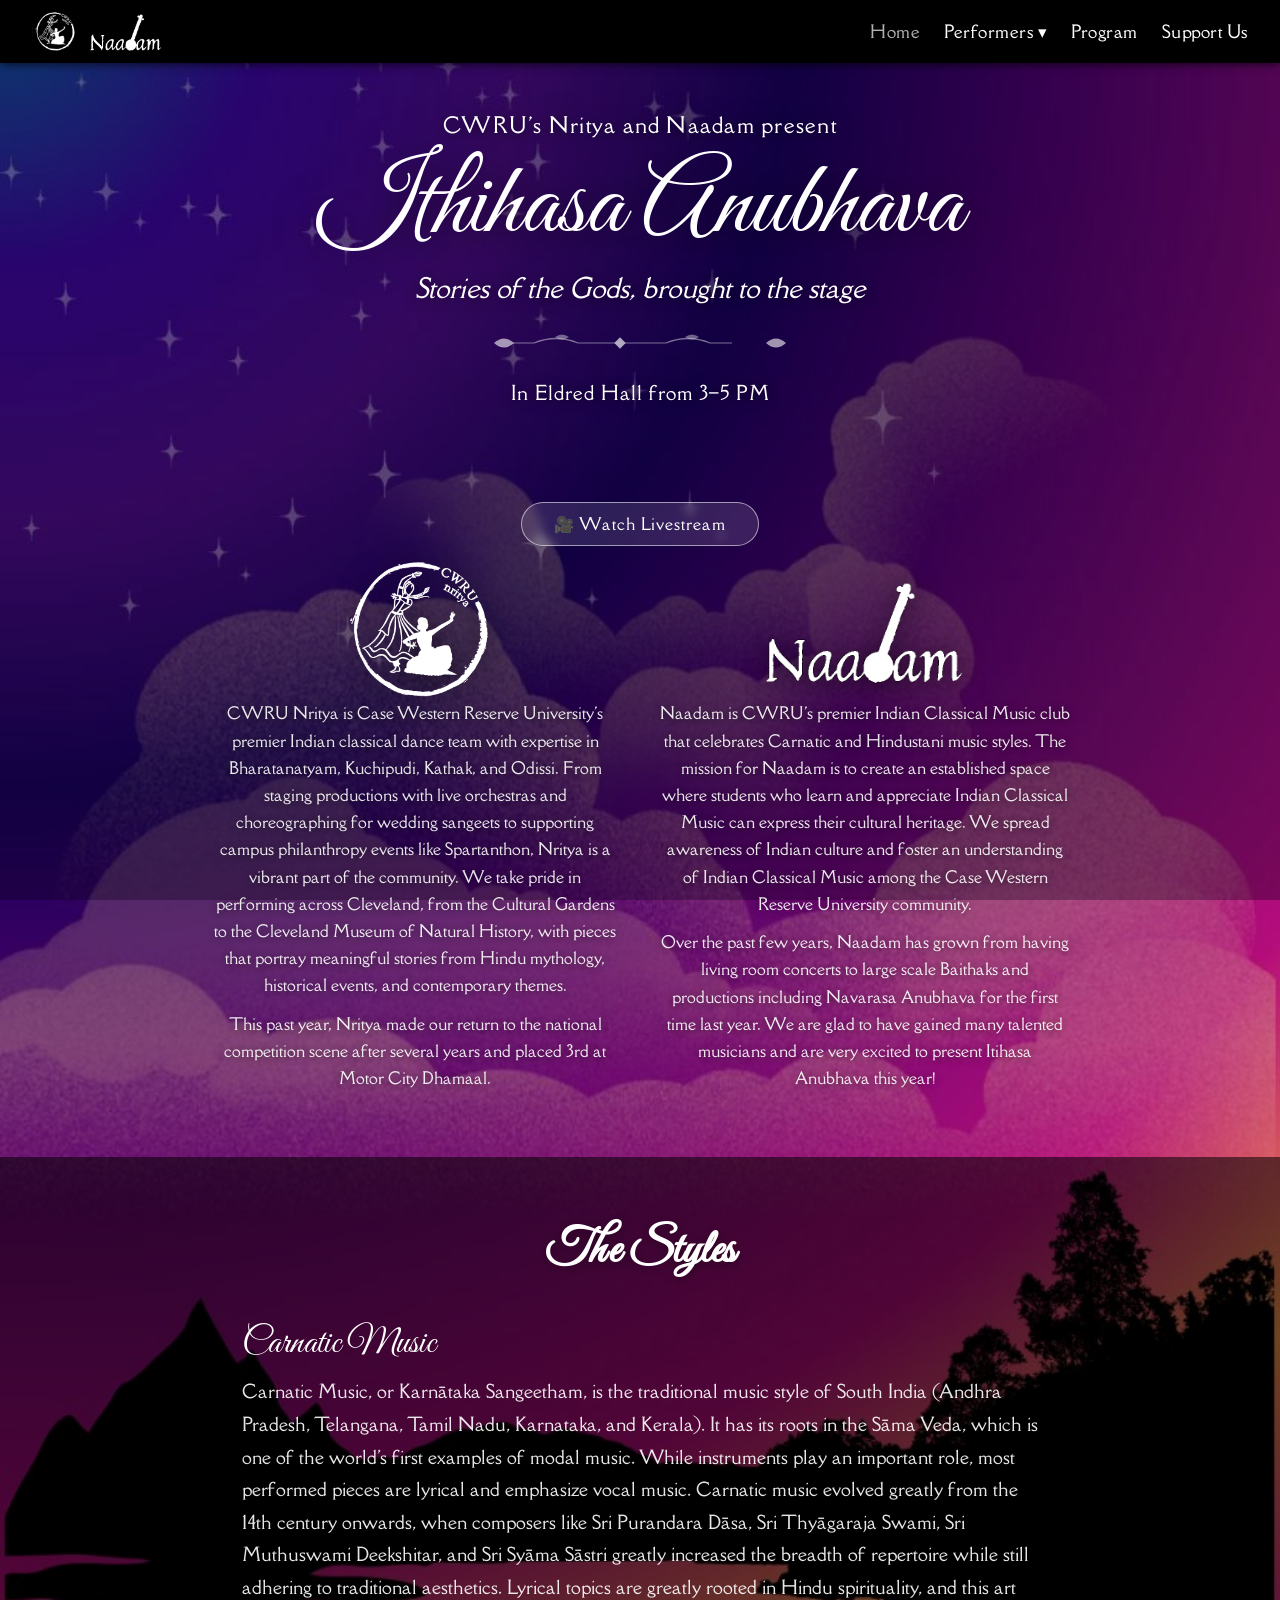
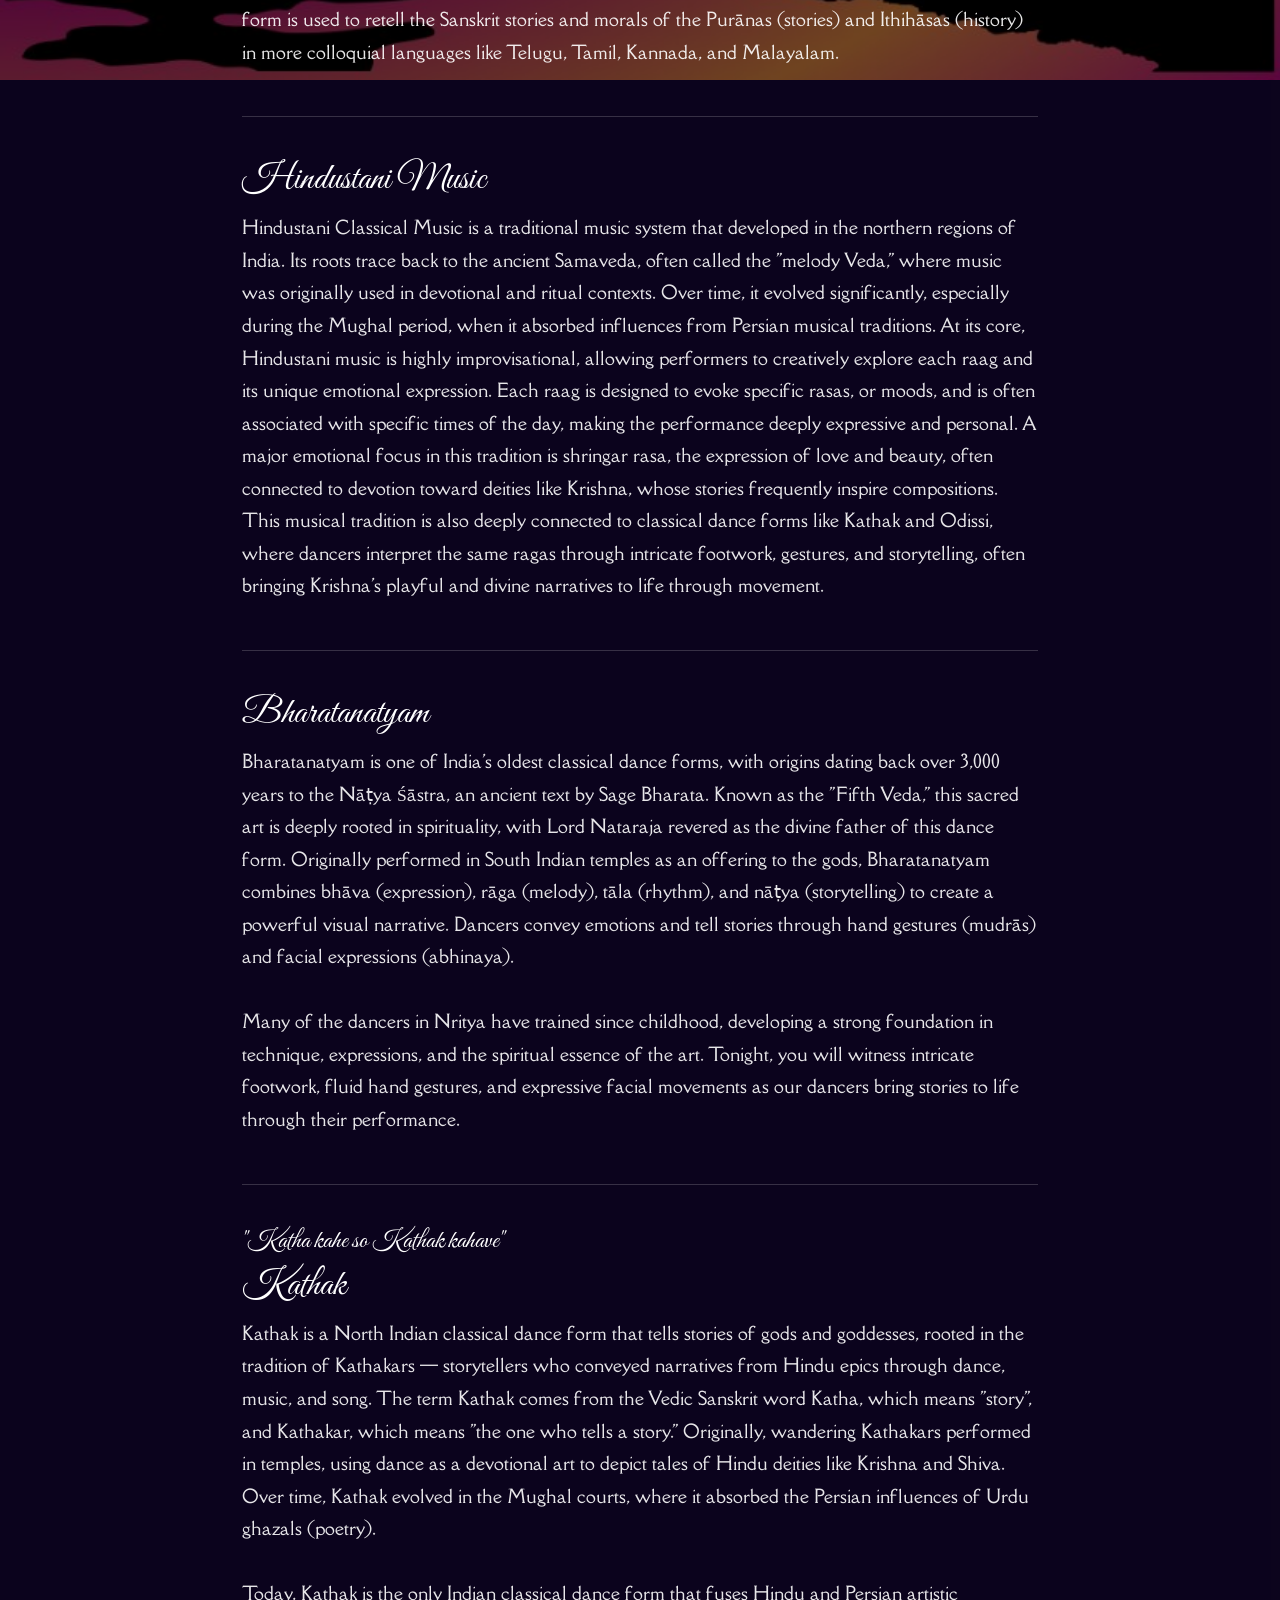
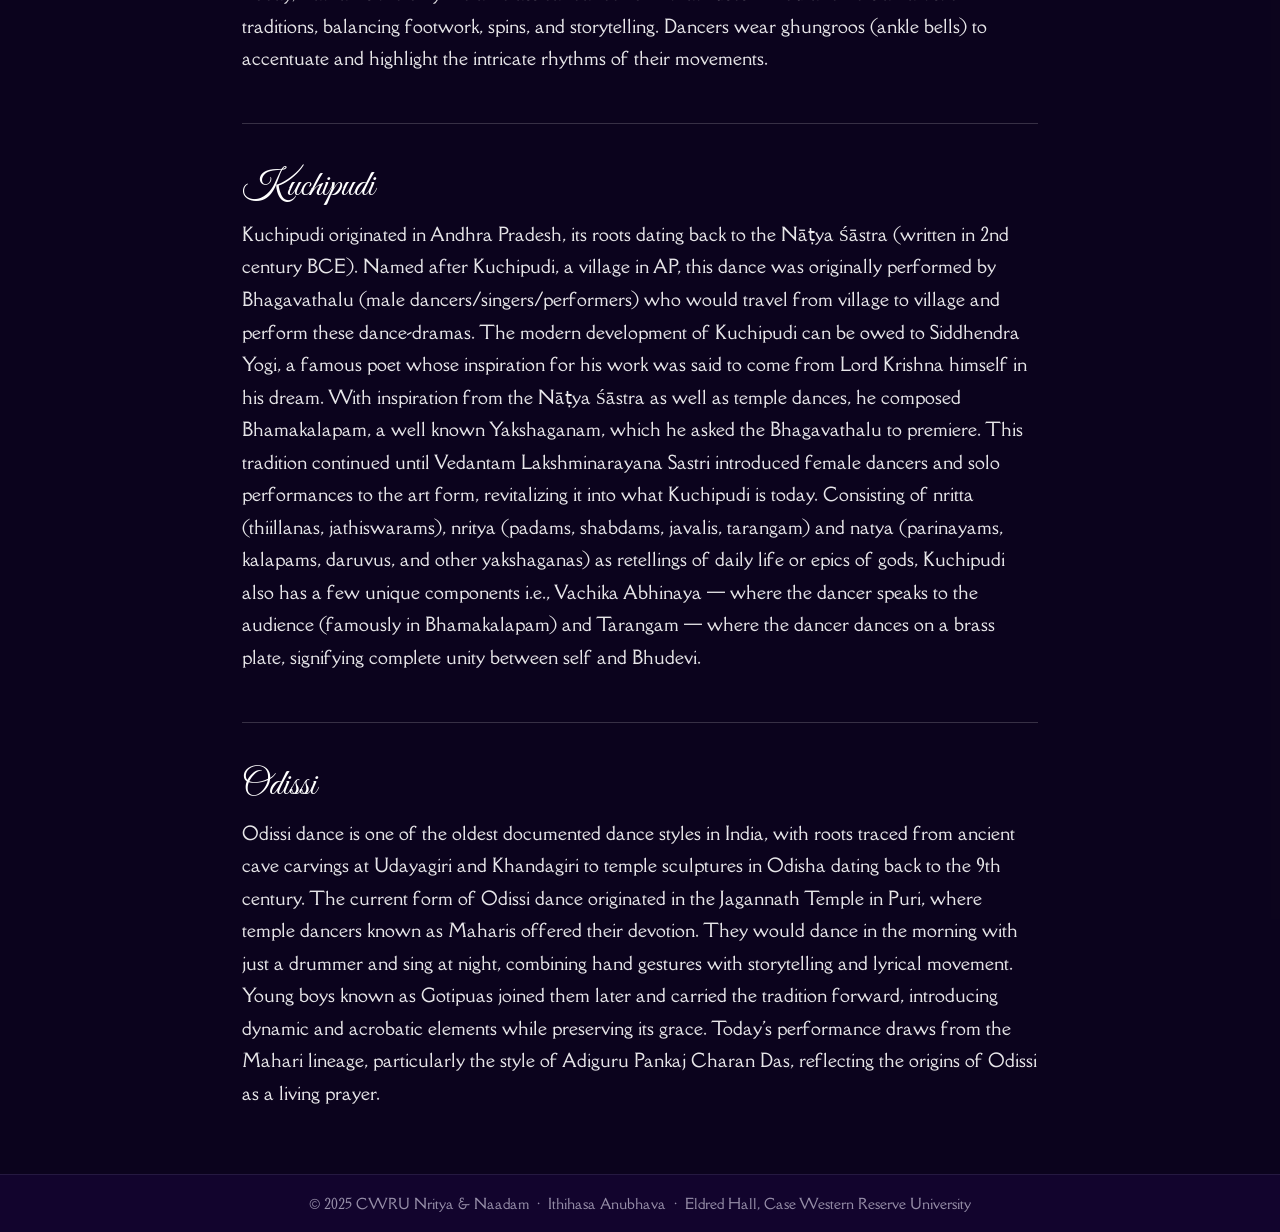
<file: index.html>
<!DOCTYPE html>
<html lang="en">
<head>
  <meta charset="UTF-8"/>
  <meta name="viewport" content="width=device-width, initial-scale=1.0"/>
  <title>Ithihasa Anubhava — CWRU Nritya &amp; Naadam</title>
  <link rel="preconnect" href="https://fonts.googleapis.com"/>
  <link rel="preconnect" href="https://fonts.gstatic.com" crossorigin/>
  <link href="https://fonts.googleapis.com/css2?family=Great+Vibes&family=Della+Respira&family=Crimson+Text:ital,wght@0,400;1,400&display=swap" rel="stylesheet"/>
  <style>
    *, *::before, *::after { box-sizing: border-box; margin: 0; padding: 0; }
    html, body { height: 100%; }
    body {
      font-family: 'Della Respira', 'Crimson Text', Georgia, serif;
      background-image: url('bg.png');
      background-size: cover; background-position: center top;
      background-repeat: no-repeat; background-attachment: fixed;
      background-color: #1a0840; min-height: 100vh; color: #fff;
    }
    body::before {
      content: ''; position: fixed; inset: 0;
      background: rgba(8, 2, 22, 0.32); pointer-events: none; z-index: 0;
    }
    nav, .page-wrap, .info-sections, footer { position: relative; z-index: 1; }

    /* NAV */
    nav {
      background: #000; display: flex; align-items: center;
      justify-content: space-between; padding: 0.6rem 2rem;
      position: sticky; top: 0; z-index: 100;
      box-shadow: 0 2px 8px rgba(0,0,0,0.6);
    }
    .nav-logos { display: flex; align-items: center; gap: 0.75rem; }
    .nav-logos img { height: 44px; width: auto; }
    .nav-links { display: flex; gap: 1.5rem; list-style: none; }
    .nav-links a { color: #fff; text-decoration: none; font-family: 'Della Respira', serif; font-size: 1.05rem; letter-spacing: 0.03em; transition: opacity 0.2s; }
    .nav-links a:hover, .nav-links a.active { opacity: 0.7; }
    .hamburger { display: none; flex-direction: column; gap: 5px; cursor: pointer; background: none; border: none; padding: 4px; }
    .hamburger span { display: block; width: 24px; height: 2px; background: #fff; }
    @media (max-width: 700px) {
      .hamburger { display: flex; }
      .nav-links { display: none; flex-direction: column; gap: 0.8rem; position: absolute; top: 100%; right: 0; left: 0; background: #000; padding: 1rem 2rem; box-shadow: 0 4px 16px rgba(0,0,0,0.5); z-index: 99; }
      .nav-links.open { display: flex; }
    }

    /* HERO */
    .page-wrap {
      min-height: calc(100vh - 60px);
      display: flex; flex-direction: column;
      align-items: center; justify-content: center;
      padding: 5vh 2rem 6vh; text-align: center;
    }
    .presenter-line {
      font-family: 'Della Respira', serif;
      font-size: clamp(1rem, 2.5vw, 1.3rem); color: #fff;
      letter-spacing: 0.06em; line-height: 1.7; margin-bottom: 0.6rem;
      text-shadow: 0 1px 12px rgba(0,0,0,0.7), 0 0 30px rgba(0,0,0,0.4);
    }
    .main-title {
      font-family: 'Great Vibes', cursive;
      font-weight: 400;
      font-size: clamp(3.5rem, 10vw, 6.5rem); color: #fff; line-height: 1.05;
      text-shadow: 0 3px 32px rgba(0,0,0,0.45), 0 0 60px rgba(0,0,0,0.25);
      margin-bottom: 0.5rem;
    }
    .tagline {
      font-family: 'Della Respira', serif;
      font-size: clamp(1.1rem, 3vw, 1.65rem); color: #fff; font-style: italic;
      text-shadow: 0 1px 14px rgba(0,0,0,0.65); margin-bottom: 0.3rem;
    }
    .vine { display: block; width: clamp(200px, 35vw, 300px); margin: 1.2rem auto 1.4rem; opacity: 0.75; }
    .location-line {
      font-family: 'Della Respira', serif;
      font-size: clamp(1rem, 2.2vw, 1.2rem); color: #fff;
      letter-spacing: 0.05em; text-shadow: 0 1px 12px rgba(0,0,0,0.7); margin-bottom: 4rem;
    }
    /* ORG COLUMNS — logo centered above its bio */
    .org-text-grid {
      display: grid; grid-template-columns: 1fr 1fr; align-items: start;
      gap: 2.5rem; max-width: 860px; margin: 2.5rem auto 0;
    }
    .org-text { text-align: center; display: flex; flex-direction: column; align-items: center; justify-content: flex-start; }
    .org-logo-wrap { height: 90px; display: flex; align-items: center; justify-content: center; margin-bottom: 1.5rem; }
    .org-logo { filter: drop-shadow(0 2px 12px rgba(0,0,0,0.55)); }
    .nritya-logo { width: clamp(100px, 13vw, 155px); height: auto; }
    .naadam-logo { width: clamp(130px, 17vw, 210px); height: auto; }
    .org-text p {
      font-family: 'Della Respira', serif;
      font-size: clamp(0.9rem, 1.6vw, 1rem); color: #fff; opacity: 0.9;
      line-height: 1.7; text-shadow: 0 1px 8px rgba(0,0,0,0.7); margin-bottom: 0.7rem;
    }

    /* INFO SECTIONS */
    .info-sections { background: rgba(0,0,0,0.55); }
    .info-inner { max-width: 860px; margin: 0 auto; padding: 4rem 2rem; }
    .section-heading {
      font-family: 'Great Vibes', cursive;
      font-size: clamp(2rem, 5vw, 3rem); color: #fff; text-align: center;
      margin-bottom: 2.5rem; text-shadow: 0 2px 12px rgba(0,0,0,0.4);
    }
    .style-block { margin-bottom: 3rem; }
    .style-block:last-child { margin-bottom: 0; }
    .style-name {
      font-family: 'Great Vibes', cursive;
      font-size: clamp(1.7rem, 3.5vw, 2.3rem); color: #fff; margin-bottom: 0.5rem;
    }
    .style-body {
      font-family: 'Della Respira', serif;
      font-size: 1.1rem; line-height: 1.85; color: #fff; opacity: 0.9;
    }
    .style-placeholder {
      font-family: 'Della Respira', serif;
      font-size: 1.05rem; color: #fff; opacity: 0.55; font-style: italic;
    }
    .style-quote {
      font-family: 'Great Vibes', cursive;
      font-size: 1.6rem; color: #fff; display: block; margin-bottom: 0.4rem;
    }
    .divider { border: none; border-top: 1px solid rgba(255,255,255,0.18); margin: 2.5rem 0; }

    footer {
      background: rgba(8,2,22,0.75); border-top: 1px solid rgba(255,255,255,0.15);
      text-align: center; padding: 1.2rem 1rem; font-size: 0.9rem;
      color: #fff; opacity: 0.55; font-family: 'Della Respira', serif;
    }
    @media (max-width: 600px) {
      .org-text-grid { grid-template-columns: 1fr; gap: 2rem; }
    }

    .nav-dropdown { position: relative; }
    .nav-dropdown > a { cursor: pointer; }
    .dropdown-menu {
      display: none; position: absolute; top: 100%; left: 0;
      background: #000; list-style: none; min-width: 160px;
      padding: 0.5rem 0; box-shadow: 0 4px 16px rgba(0,0,0,0.5);
      z-index: 200; border-top: 1px solid rgba(255,255,255,0.15);
    }
    .dropdown-menu li a {
      display: block; padding: 0.5rem 1.2rem;
      color: #fff; text-decoration: none;
      font-family: 'Della Respira', serif; font-size: 0.98rem;
      transition: background 0.15s;
    }
    .dropdown-menu li a:hover, .dropdown-menu li a.active { background: rgba(255,255,255,0.1); opacity: 1; }
    .nav-dropdown.open .dropdown-menu { display: block; }
    @media (max-width: 700px) {
      .dropdown-menu { position: static; box-shadow: none; border-top: none; padding-left: 1rem; background: transparent; }
      .nav-dropdown.open .dropdown-menu { display: block; }
    }

    .livestream-wrap {
      text-align: center;
      margin: 2rem auto 0;
      padding: 0 1rem;
    }
    .livestream-btn {
      display: inline-block;
      font-family: 'Della Respira', serif;
      font-size: 1rem;
      color: #fff;
      background: rgba(255,255,255,0.12);
      border: 1.5px solid rgba(255,255,255,0.55);
      border-radius: 30px;
      padding: 0.65rem 2rem;
      text-decoration: none;
      letter-spacing: 0.06em;
      transition: background 0.2s, border-color 0.2s;
      backdrop-filter: blur(4px);
    }
    .livestream-btn:hover { background: rgba(255,255,255,0.22); border-color: #fff; }
  </style>
</head>
<body>

<nav>
  <div class="nav-logos">
    <img src="nritya_logo_white.png" alt="Nritya"/>
    <img src="naadam_logo_white.png" alt="Naadam"/>
  </div>
  <button class="hamburger" aria-label="Toggle menu"
    onclick="this.nextElementSibling.classList.toggle('open')">
    <span></span><span></span><span></span>
  </button>
  <ul class="nav-links">
    <li><a href="index.html" class="active">Home</a></li>
    <li class="nav-dropdown">
      <a href="#" onclick="this.parentElement.classList.toggle('open'); return false;">Performers ▾</a>
      <ul class="dropdown-menu">
        <li><a href="dancers.html">Nritya</a></li>
        <li><a href="musicians.html">Naadam</a></li>
        <li><a href="featured_guests.html">Featured Guests</a></li>
      </ul>
    </li>
    <li><a href="program.html">Program</a></li>
    <li><a href="support.html">Support Us</a></li>
  </ul>
</nav>

<div class="page-wrap">

  <p class="presenter-line">CWRU's Nritya and Naadam present</p>

  <h1 class="main-title">Ithihasa Anubhava</h1>

  <p class="tagline">Stories of the Gods, brought to the stage</p>

  <svg class="vine" viewBox="0 0 300 26" fill="none" xmlns="http://www.w3.org/2000/svg">
    <path d="M4 13 Q14 4 24 13 Q14 22 4 13Z" fill="rgba(255,255,255,0.78)"/>
    <line x1="23" y1="13" x2="44" y2="13" stroke="rgba(255,255,255,0.58)" stroke-width="1"/>
    <path d="M44 13 Q66 4 88 13" stroke="rgba(255,255,255,0.58)" stroke-width="1.3" fill="none"/>
    <path d="M65 7 Q72 2 79 7 Q72 12 65 7Z" fill="rgba(255,255,255,0.52)"/>
    <line x1="88" y1="13" x2="130" y2="13" stroke="rgba(255,255,255,0.58)" stroke-width="1"/>
    <rect x="126" y="9" width="8" height="8" transform="rotate(45 130 13)" fill="rgba(255,255,255,0.88)"/>
    <line x1="134" y1="13" x2="176" y2="13" stroke="rgba(255,255,255,0.58)" stroke-width="1"/>
    <path d="M176 13 Q198 4 220 13" stroke="rgba(255,255,255,0.58)" stroke-width="1.3" fill="none"/>
    <path d="M195 7 Q202 2 209 7 Q202 12 195 7Z" fill="rgba(255,255,255,0.52)"/>
    <line x1="220" y1="13" x2="242" y2="13" stroke="rgba(255,255,255,0.58)" stroke-width="1"/>
    <path d="M296 13 Q286 4 276 13 Q286 22 296 13Z" fill="rgba(255,255,255,0.78)"/>
  </svg>

  <p class="location-line">In Eldred Hall from 3–5 PM</p>

  <div class="livestream-wrap">
    <a class="livestream-btn" href="https://youtube.com/live/AgesLwaqOoE" target="_blank" rel="noopener">🎥 Watch Livestream</a>
  </div>

    <div class="org-text-grid">
    <div class="org-text">
      <div class="org-logo-wrap"><img src="nritya_logo_white.png" alt="Nritya" class="org-logo nritya-logo"/></div>
      <p>CWRU Nritya is Case Western Reserve University's premier Indian classical dance team with expertise in Bharatanatyam, Kuchipudi, Kathak, and Odissi. From staging productions with live orchestras and choreographing for wedding sangeets to supporting campus philanthropy events like Spartanthon, Nritya is a vibrant part of the community. We take pride in performing across Cleveland, from the Cultural Gardens to the Cleveland Museum of Natural History, with pieces that portray meaningful stories from Hindu mythology, historical events, and contemporary themes.</p>
      <p>This past year, Nritya made our return to the national competition scene after several years and placed 3rd at Motor City Dhamaal.</p>
    </div>
    <div class="org-text">
      <div class="org-logo-wrap"><img src="naadam_logo_white.png" alt="Naadam" class="org-logo naadam-logo"/></div>
      <p>Naadam is CWRU's premier Indian Classical Music club that celebrates Carnatic and Hindustani music styles. The mission for Naadam is to create an established space where students who learn and appreciate Indian Classical Music can express their cultural heritage. We spread awareness of Indian culture and foster an understanding of Indian Classical Music among the Case Western Reserve University community.</p>
      <p>Over the past few years, Naadam has grown from having living room concerts to large scale Baithaks and productions including Navarasa Anubhava for the first time last year. We are glad to have gained many talented musicians and are very excited to present Itihasa Anubhava this year!</p>
    </div>
  </div>

</div>

<!-- THE TRADITIONS -->
<div class="info-sections">
  <div class="info-inner">
    <h2 class="section-heading">The Styles</h2>

    <div class="style-block">
      <div class="style-name">Carnatic Music</div>
      <p class="style-body">Carnatic Music, or Karnātaka Sangeetham, is the traditional music style of South India (Andhra Pradesh, Telangana, Tamil Nadu, Karnataka, and Kerala). It has its roots in the Sāma Veda, which is one of the world's first examples of modal music. While instruments play an important role, most performed pieces are lyrical and emphasize vocal music. Carnatic music evolved greatly from the 14th century onwards, when composers like Sri Purandara Dāsa, Sri Thyāgaraja Swami, Sri Muthuswami Deekshitar, and Sri Syāma Sāstri greatly increased the breadth of repertoire while still adhering to traditional aesthetics. Lyrical topics are greatly rooted in Hindu spirituality, and this art form is used to retell the Sanskrit stories and morals of the Purānas (stories) and Ithihāsas (history) in more colloquial languages like Telugu, Tamil, Kannada, and Malayalam.</p>
    </div>

    <hr class="divider"/>

    <div class="style-block">
      <div class="style-name">Hindustani Music</div>
      <p class="style-body">Hindustani Classical Music is a traditional music system that developed in the northern regions of India. Its roots trace back to the ancient Samaveda, often called the "melody Veda," where music was originally used in devotional and ritual contexts. Over time, it evolved significantly, especially during the Mughal period, when it absorbed influences from Persian musical traditions. At its core, Hindustani music is highly improvisational, allowing performers to creatively explore each raag and its unique emotional expression. Each raag is designed to evoke specific rasas, or moods, and is often associated with specific times of the day, making the performance deeply expressive and personal. A major emotional focus in this tradition is shringar rasa, the expression of love and beauty, often connected to devotion toward deities like Krishna, whose stories frequently inspire compositions. This musical tradition is also deeply connected to classical dance forms like Kathak and Odissi, where dancers interpret the same ragas through intricate footwork, gestures, and storytelling, often bringing Krishna's playful and divine narratives to life through movement.</p>
    </div>

    <hr class="divider"/>

    <div class="style-block">
      <div class="style-name">Bharatanatyam</div>
      <p class="style-body">Bharatanatyam is one of India's oldest classical dance forms, with origins dating back over 3,000 years to the Nāṭya Śāstra, an ancient text by Sage Bharata. Known as the "Fifth Veda," this sacred art is deeply rooted in spirituality, with Lord Nataraja revered as the divine father of this dance form. Originally performed in South Indian temples as an offering to the gods, Bharatanatyam combines bhāva (expression), rāga (melody), tāla (rhythm), and nāṭya (storytelling) to create a powerful visual narrative. Dancers convey emotions and tell stories through hand gestures (mudrās) and facial expressions (abhinaya).<br/><br/>Many of the dancers in Nritya have trained since childhood, developing a strong foundation in technique, expressions, and the spiritual essence of the art. Tonight, you will witness intricate footwork, fluid hand gestures, and expressive facial movements as our dancers bring stories to life through their performance.</p>
    </div>

    <hr class="divider"/>

    <div class="style-block">
      <span class="style-quote">"Katha kahe so Kathak kahave"</span>
      <div class="style-name">Kathak</div>
      <p class="style-body">Kathak is a North Indian classical dance form that tells stories of gods and goddesses, rooted in the tradition of Kathakars — storytellers who conveyed narratives from Hindu epics through dance, music, and song. The term Kathak comes from the Vedic Sanskrit word Katha, which means "story", and Kathakar, which means "the one who tells a story." Originally, wandering Kathakars performed in temples, using dance as a devotional art to depict tales of Hindu deities like Krishna and Shiva. Over time, Kathak evolved in the Mughal courts, where it absorbed the Persian influences of Urdu ghazals (poetry).<br/><br/>Today, Kathak is the only Indian classical dance form that fuses Hindu and Persian artistic traditions, balancing footwork, spins, and storytelling. Dancers wear ghungroos (ankle bells) to accentuate and highlight the intricate rhythms of their movements.</p>
    </div>

    <hr class="divider"/>

    <div class="style-block">
      <div class="style-name">Kuchipudi</div>
      <p class="style-body">Kuchipudi originated in Andhra Pradesh, its roots dating back to the Nāṭya Śāstra (written in 2nd century BCE). Named after Kuchipudi, a village in AP, this dance was originally performed by Bhagavathalu (male dancers/singers/performers) who would travel from village to village and perform these dance-dramas. The modern development of Kuchipudi can be owed to Siddhendra Yogi, a famous poet whose inspiration for his work was said to come from Lord Krishna himself in his dream. With inspiration from the Nāṭya Śāstra as well as temple dances, he composed Bhamakalapam, a well known Yakshaganam, which he asked the Bhagavathalu to premiere. This tradition continued until Vedantam Lakshminarayana Sastri introduced female dancers and solo performances to the art form, revitalizing it into what Kuchipudi is today. Consisting of nritta (thiillanas, jathiswarams), nritya (padams, shabdams, javalis, tarangam) and natya (parinayams, kalapams, daruvus, and other yakshaganas) as retellings of daily life or epics of gods, Kuchipudi also has a few unique components i.e., Vachika Abhinaya — where the dancer speaks to the audience (famously in Bhamakalapam) and Tarangam — where the dancer dances on a brass plate, signifying complete unity between self and Bhudevi.</p>
    </div>

    <hr class="divider"/>

    <div class="style-block">
      <div class="style-name">Odissi</div>
      <p class="style-body">Odissi dance is one of the oldest documented dance styles in India, with roots traced from ancient cave carvings at Udayagiri and Khandagiri to temple sculptures in Odisha dating back to the 9th century. The current form of Odissi dance originated in the Jagannath Temple in Puri, where temple dancers known as Maharis offered their devotion. They would dance in the morning with just a drummer and sing at night, combining hand gestures with storytelling and lyrical movement. Young boys known as Gotipuas joined them later and carried the tradition forward, introducing dynamic and acrobatic elements while preserving its grace. Today's performance draws from the Mahari lineage, particularly the style of Adiguru Pankaj Charan Das, reflecting the origins of Odissi as a living prayer.</p>
    </div>

  </div>
</div>

<footer>
  &copy; 2025 CWRU Nritya &amp; Naadam &nbsp;&middot;&nbsp; Ithihasa Anubhava &nbsp;&middot;&nbsp; Eldred Hall, Case Western Reserve University
</footer>

</body>
</html>
</file>
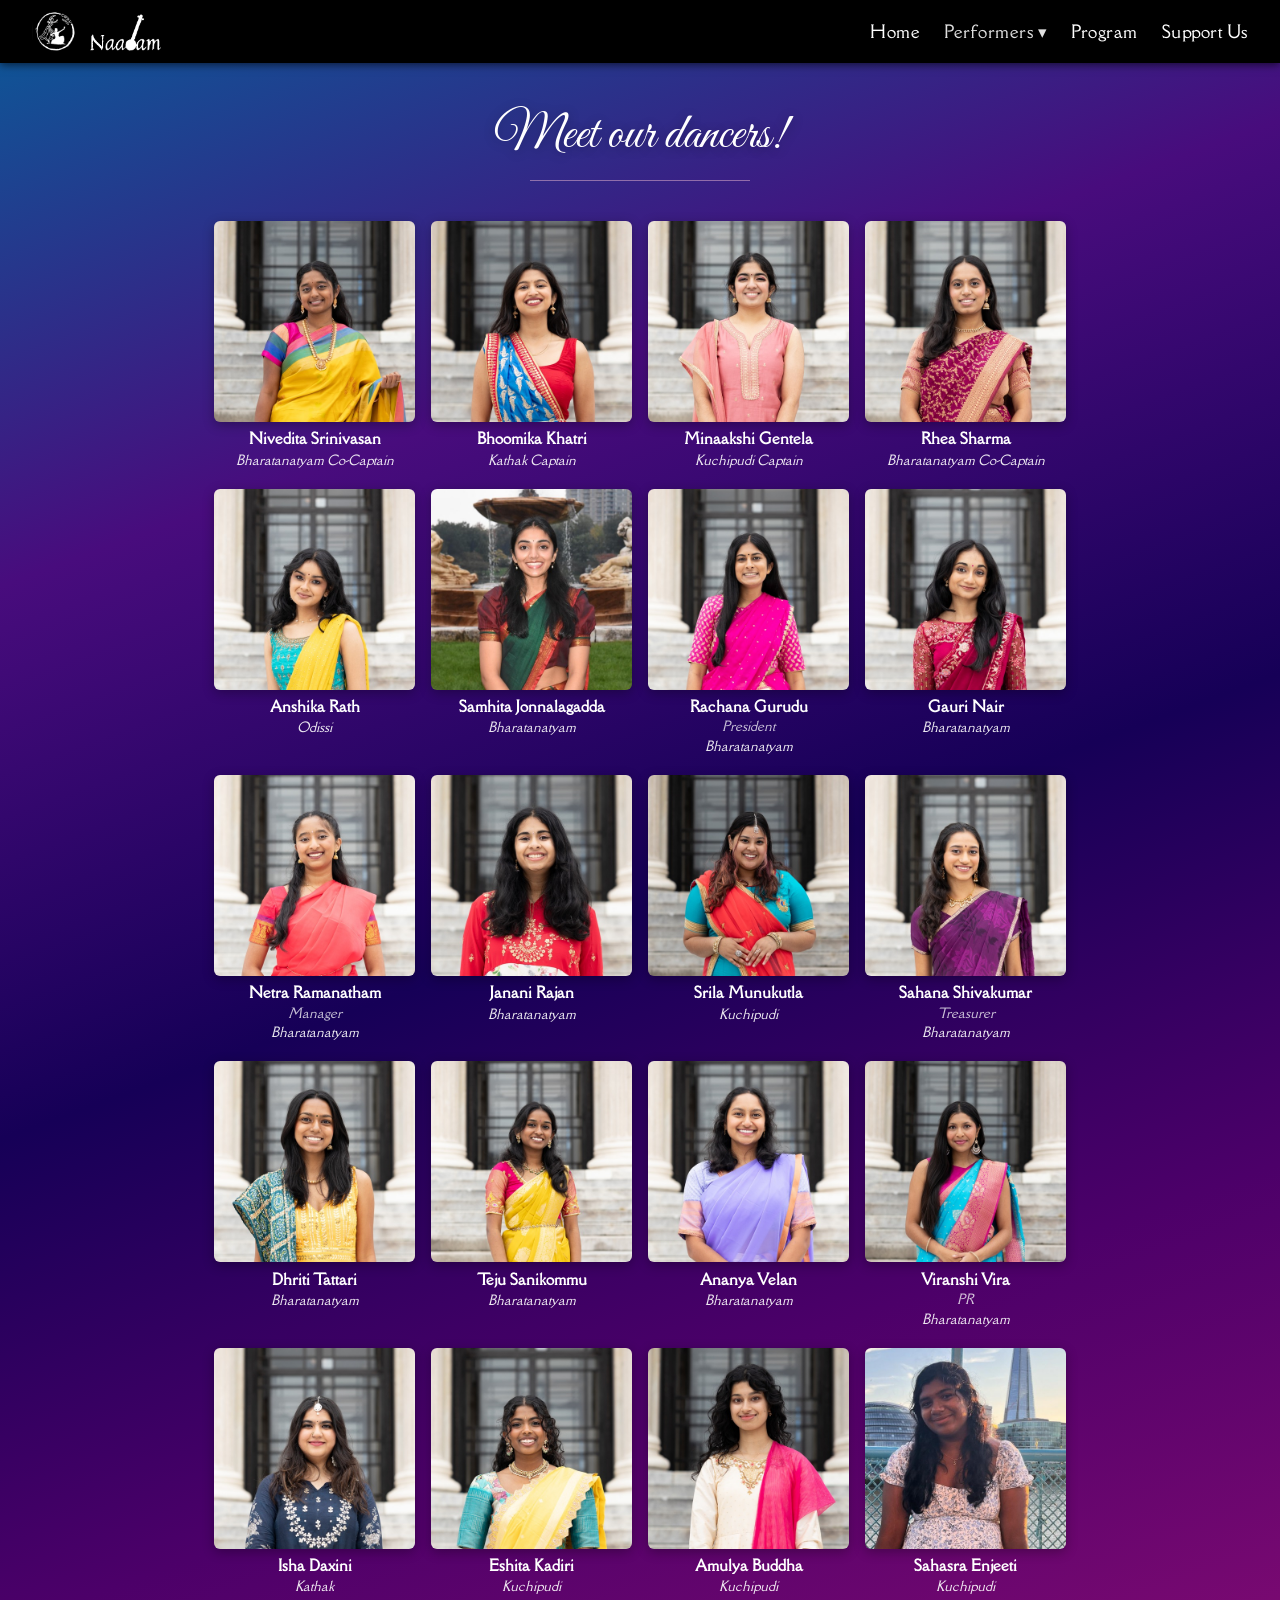
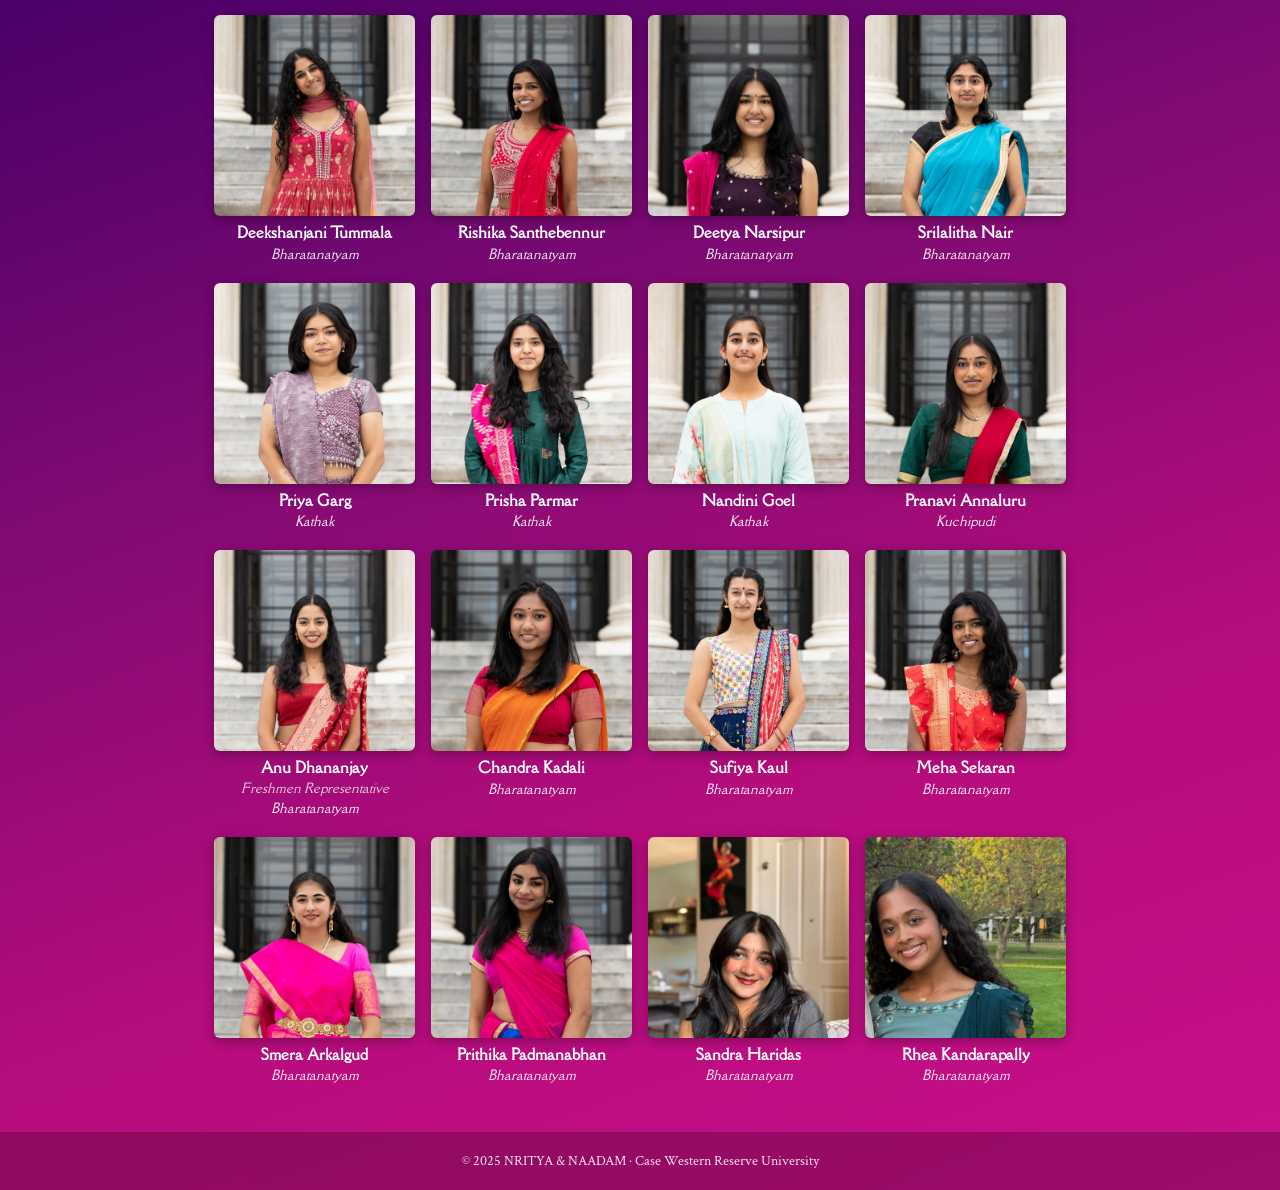
<file: dancers.html>
<!DOCTYPE html>
<html lang="en">
<head>
  <meta charset="UTF-8"/>
  <meta name="viewport" content="width=device-width, initial-scale=1.0"/>
  <title>Dancers – Ithihasa Anubhava</title>
  <link rel="preconnect" href="https://fonts.googleapis.com"/>
  <link rel="preconnect" href="https://fonts.gstatic.com" crossorigin/>
  
  <style>
    *, *::before, *::after { box-sizing: border-box; margin: 0; padding: 0; }
    html { scroll-behavior: smooth; }
    body {
      font-family: 'Crimson Text', Georgia, serif;
      min-height: 100vh; color: #fff;
      background: linear-gradient(160deg, #095c99 0%, #480c7d 18%, #160057 35%, #4c0069 50%, #7d0a72 65%, #b40c7b 82%, #c80f89 100%);
    }
    
    
    
    
    
    
    
    
    
    

    .page-header { text-align: center; padding: 2.5rem 1rem 0.5rem; }
    .page-header h1 {
      font-family: 'Great Vibes', cursive; font-weight: 400;
      font-size: clamp(2rem, 5vw, 3.2rem); color: #fff;
      text-shadow: 0 2px 12px rgba(0,0,0,0.3);
    }
    .header-rule {
      width: 220px; border: none;
      border-top: 1px solid rgba(236,186,210,0.5);
      margin: 0.75rem auto 0;
    }
    .dancers-grid {
      display: grid;
      grid-template-columns: repeat(4, 1fr);
      gap: 1.25rem 1rem;
      max-width: 900px; margin: 2rem auto 3rem; padding: 0 1.5rem;
    }
    .dancer-card { text-align: center; }
    .img-wrap {
      width: 100%; aspect-ratio: 1; overflow: hidden;
      border-radius: 6px; box-shadow: 0 3px 12px rgba(0,0,0,0.3);
    }
    .img-wrap img {
      width: 100%; height: 100%; object-fit: cover;
      object-position: center top; display: block;
      transition: transform 0.4s ease;
    }
    .dancer-card:hover .img-wrap img { transform: scale(1.04); }
    .d-name {
      margin-top: 0.45rem;
      font-family: 'Della Respira', 'Crimson Text', serif;
      font-size: 0.95rem; font-weight: 600;
      color: #fff; line-height: 1.3;
    }
    .d-position { font-family: 'Della Respira', serif; font-size: 0.82rem; color: #fff; opacity: 0.75; font-style: italic; margin: 0.05rem 0; display: block; }
    .d-role {
      font-family: 'Della Respira', 'Crimson Text', serif;
      font-size: 0.82rem; color: #fff;
      font-style: italic; margin-top: 0.1rem; opacity: 0.9;
    }
    footer {
      background: rgba(0,0,0,0.25); text-align: center;
      padding: 1.25rem 1rem; font-size: 0.85rem;
      color: #fff; opacity: 0.88;
    }
    @media (max-width: 700px) { .dancers-grid { grid-template-columns: repeat(3, 1fr); } }
    @media (max-width: 480px) { .dancers-grid { grid-template-columns: repeat(2, 1fr); } }

    /* ── GRADIENT TEXT ZONES — text darkens as bg becomes orange ── */
    
    
    
    

    nav {
      background: #000; display: flex; align-items: center;
      justify-content: space-between; padding: 0.6rem 2rem;
      position: sticky; top: 0; z-index: 100;
      box-shadow: 0 2px 8px rgba(0,0,0,0.6);
    }
    .nav-logos { display: flex; align-items: center; gap: 0.75rem; }
    .nav-logos img { height: 44px; width: auto; }
    .nav-links { display: flex; gap: 1.5rem; list-style: none; }
    .nav-links a { color: #fff; text-decoration: none; font-family: 'Della Respira', serif; font-size: 1.05rem; letter-spacing: 0.03em; transition: opacity 0.2s; }
    .nav-links a:hover, .nav-links a.active { opacity: 0.88; }
    .hamburger { display: none; flex-direction: column; gap: 5px; cursor: pointer; background: none; border: none; padding: 4px; }
    .hamburger span { display: block; width: 24px; height: 2px; background: #fff; }
    @media (max-width: 700px) {
      .hamburger { display: flex; }
      .nav-links { display: none; flex-direction: column; gap: 0.8rem; position: absolute; top: 100%; right: 0; left: 0; background: #000; padding: 1rem 2rem; box-shadow: 0 4px 16px rgba(0,0,0,0.5); z-index: 99; }
      .nav-links.open { display: flex; }
    }

    .nav-dropdown { position: relative; }
    .nav-dropdown > a { cursor: pointer; }
    .dropdown-menu {
      display: none; position: absolute; top: 100%; left: 0;
      background: #000; list-style: none; min-width: 160px;
      padding: 0.5rem 0; box-shadow: 0 4px 16px rgba(0,0,0,0.5);
      z-index: 200; border-top: 1px solid rgba(255,255,255,0.15);
    }
    .dropdown-menu li a {
      display: block; padding: 0.5rem 1.2rem;
      color: #fff; text-decoration: none;
      font-family: 'Della Respira', serif; font-size: 0.98rem;
      transition: background 0.15s;
    }
    .dropdown-menu li a:hover, .dropdown-menu li a.active { background: rgba(255,255,255,0.1); opacity: 1; }
    .nav-dropdown.open .dropdown-menu { display: block; }
    @media (max-width: 700px) {
      .dropdown-menu { position: static; box-shadow: none; border-top: none; padding-left: 1rem; background: transparent; }
      .nav-dropdown.open .dropdown-menu { display: block; }
    }
  </style>
  <link href="https://fonts.googleapis.com/css2?family=Great+Vibes&family=Della+Respira&family=Crimson+Text:ital,wght@0,400;0,600;1,400&display=swap" rel="stylesheet"/>
</head>
<body>
<nav>
  <div class="nav-logos">
    <img src="nritya_logo_white.png" alt="Nritya"/>
    <img src="naadam_logo_white.png" alt="Naadam"/>
  </div>
  <button class="hamburger" aria-label="Toggle menu"
    onclick="this.nextElementSibling.classList.toggle('open')">
    <span></span><span></span><span></span>
  </button>
  <ul class="nav-links">
    <li><a href="index.html">Home</a></li>
    <li class="nav-dropdown">
      <a href="#" class="active" onclick="this.parentElement.classList.toggle('open'); return false;">Performers ▾</a>
      <ul class="dropdown-menu">
        <li><a href="dancers.html" class="active">Nritya</a></li>
        <li><a href="musicians.html">Naadam</a></li>
        <li><a href="featured_guests.html">Featured Guests</a></li>
      </ul>
    </li>
    <li><a href="program.html">Program</a></li>
    <li><a href="support.html">Support Us</a></li>
  </ul>
</nav>
<header class="page-header">
  <h1>Meet our dancers!</h1>
  <hr class="header-rule"/>
</header>
<div class="dancers-grid">
  <div class="dancer-card">
    <div class="img-wrap"><img src="dancers/nivedita_srinivasan.jpg" alt="Nivedita Srinivasan"/></div>
    <p class="d-name">Nivedita Srinivasan</p><p class="d-role">Bharatanatyam Co-Captain</p>
  </div>
  <div class="dancer-card">
    <div class="img-wrap"><img src="dancers/bhoomika_khatri.jpg" alt="Bhoomika Khatri"/></div>
    <p class="d-name">Bhoomika Khatri</p><p class="d-role">Kathak Captain</p>
  </div>
  <div class="dancer-card">
    <div class="img-wrap"><img src="dancers/minaakshi_gentela.jpg" alt="Minaakshi Gentela"/></div>
    <p class="d-name">Minaakshi Gentela</p><p class="d-role">Kuchipudi Captain</p>
  </div>
  <div class="dancer-card">
    <div class="img-wrap"><img src="dancers/rhea_sharma.jpg" alt="Rhea Sharma"/></div>
    <p class="d-name">Rhea Sharma</p><p class="d-role">Bharatanatyam Co-Captain</p>
  </div>
  <div class="dancer-card">
    <div class="img-wrap"><img src="dancers/anshika_rath.jpg" alt="Anshika Rath"/></div>
    <p class="d-name">Anshika Rath</p><p class="d-role">Odissi</p>
  </div>
  <div class="dancer-card">
    <div class="img-wrap"><img src="dancers/samitha_jonnalagadda.jpg" alt="Samhita Jonnalagadda"/></div>
    <p class="d-name">Samhita Jonnalagadda</p><p class="d-role">Bharatanatyam</p>
  </div>
  <div class="dancer-card">
    <div class="img-wrap"><img src="dancers/rachana_gurudu.jpg" alt="Rachana Gurudu"/></div>
    <p class="d-name">Rachana Gurudu</p><p class="d-position">President</p><p class="d-role">Bharatanatyam</p>
  </div>
  <div class="dancer-card">
    <div class="img-wrap"><img src="dancers/gauri_nair.jpg" alt="Gauri Nair"/></div>
    <p class="d-name">Gauri Nair</p><p class="d-role">Bharatanatyam</p>
  </div>
  <div class="dancer-card">
    <div class="img-wrap"><img src="dancers/neera_ramanatham.jpg" alt="Netra Ramanatham"/></div>
    <p class="d-name">Netra Ramanatham</p><p class="d-position">Manager</p><p class="d-role">Bharatanatyam</p>
  </div>
  <div class="dancer-card">
    <div class="img-wrap"><img src="dancers/janani_rajan.jpg" alt="Janani Rajan"/></div>
    <p class="d-name">Janani Rajan</p><p class="d-role">Bharatanatyam</p>
  </div>
  <div class="dancer-card">
    <div class="img-wrap"><img src="dancers/srila_munukutla.jpg" alt="Srila Munukutla"/></div>
    <p class="d-name">Srila Munukutla</p><p class="d-role">Kuchipudi</p>
  </div>
  <div class="dancer-card">
    <div class="img-wrap"><img src="dancers/sahana_shivakumar.jpg" alt="Sahana Shivakumar"/></div>
    <p class="d-name">Sahana Shivakumar</p><p class="d-position">Treasurer</p><p class="d-role">Bharatanatyam</p>
  </div>
  <div class="dancer-card">
    <div class="img-wrap"><img src="dancers/dhriti_tattari.jpg" alt="Dhriti Tattari"/></div>
    <p class="d-name">Dhriti Tattari</p><p class="d-role">Bharatanatyam</p>
  </div>
  <div class="dancer-card">
    <div class="img-wrap"><img src="dancers/teju_sanikommu.jpg" alt="Teju Sanikommu"/></div>
    <p class="d-name">Teju Sanikommu</p><p class="d-role">Bharatanatyam</p>
  </div>
  <div class="dancer-card">
    <div class="img-wrap"><img src="dancers/ananya_velan.jpg" alt="Ananya Velan"/></div>
    <p class="d-name">Ananya Velan</p><p class="d-role">Bharatanatyam</p>
  </div>
  <div class="dancer-card">
    <div class="img-wrap"><img src="dancers/viranshi_vira.jpg" alt="Viranshi Vira"/></div>
    <p class="d-name">Viranshi Vira</p><p class="d-position">PR</p><p class="d-role">Bharatanatyam</p>
  </div>
  <div class="dancer-card">
    <div class="img-wrap"><img src="dancers/isha_daxini.jpg" alt="Isha Daxini"/></div>
    <p class="d-name">Isha Daxini</p><p class="d-role">Kathak</p>
  </div>
  <div class="dancer-card">
    <div class="img-wrap"><img src="dancers/eshita_kadiri.jpg" alt="Eshita Kadiri"/></div>
    <p class="d-name">Eshita Kadiri</p><p class="d-role">Kuchipudi</p>
  </div>
  <div class="dancer-card">
    <div class="img-wrap"><img src="dancers/amulya_buddha.jpg" alt="Amulya Buddha"/></div>
    <p class="d-name">Amulya Buddha</p><p class="d-role">Kuchipudi</p>
  </div>
  <div class="dancer-card">
    <div class="img-wrap"><img src="dancers/sahaara_enjeem.jpg" alt="Sahasra Enjeeti"/></div>
    <p class="d-name">Sahasra Enjeeti</p><p class="d-role">Kuchipudi</p>
  </div>
  <div class="dancer-card dark-zone">
    <div class="img-wrap"><img src="dancers/deekshanjani_tummula.jpg" alt="Deekshanjani Tummala"/></div>
    <p class="d-name">Deekshanjani Tummala</p><p class="d-role">Bharatanatyam</p>
  </div>
  <div class="dancer-card dark-zone">
    <div class="img-wrap"><img src="dancers/rishika_santhebennur.jpg" alt="Rishika Santhebennur"/></div>
    <p class="d-name">Rishika Santhebennur</p><p class="d-role">Bharatanatyam</p>
  </div>
  <div class="dancer-card dark-zone">
    <div class="img-wrap"><img src="dancers/deetya_narsipur.jpg" alt="Deetya Narsipur"/></div>
    <p class="d-name">Deetya Narsipur</p><p class="d-role">Bharatanatyam</p>
  </div>
  <div class="dancer-card dark-zone">
    <div class="img-wrap"><img src="dancers/srilalitha_nair.jpg" alt="Srilalitha Nair"/></div>
    <p class="d-name">Srilalitha Nair</p><p class="d-role">Bharatanatyam</p>
  </div>
  <div class="dancer-card dark-zone">
    <div class="img-wrap"><img src="dancers/priya_garg.jpg" alt="Priya Garg"/></div>
    <p class="d-name">Priya Garg</p><p class="d-role">Kathak</p>
  </div>
  <div class="dancer-card dark-zone">
    <div class="img-wrap"><img src="dancers/prisha_parmar.jpg" alt="Prisha Parmar"/></div>
    <p class="d-name">Prisha Parmar</p><p class="d-role">Kathak</p>
  </div>
  <div class="dancer-card dark-zone">
    <div class="img-wrap"><img src="dancers/nandini_goel.jpg" alt="Nandini Goel"/></div>
    <p class="d-name">Nandini Goel</p><p class="d-role">Kathak</p>
  </div>
  <div class="dancer-card dark-zone">
    <div class="img-wrap"><img src="dancers/pranavi_annaluru.jpg" alt="Pranavi Annaluru"/></div>
    <p class="d-name">Pranavi Annaluru</p><p class="d-role">Kuchipudi</p>
  </div>
  <div class="dancer-card dark-zone">
    <div class="img-wrap"><img src="dancers/anu_dhananjit.jpg" alt="Anu Dhananjay"/></div>
    <p class="d-name">Anu Dhananjay</p><p class="d-position">Freshmen Representative</p><p class="d-role">Bharatanatyam</p>
  </div>
  <div class="dancer-card dark-zone">
    <div class="img-wrap"><img src="dancers/chandra_kadali.jpg" alt="Chandra Kadali"/></div>
    <p class="d-name">Chandra Kadali</p><p class="d-role">Bharatanatyam</p>
  </div>
  <div class="dancer-card dark-zone">
    <div class="img-wrap"><img src="dancers/sufiya_kaul.jpg" alt="Sufiya Kaul"/></div>
    <p class="d-name">Sufiya Kaul</p><p class="d-role">Bharatanatyam</p>
  </div>
  <div class="dancer-card dark-zone">
    <div class="img-wrap"><img src="dancers/meha_sekaran.jpg" alt="Meha Sekaran"/></div>
    <p class="d-name">Meha Sekaran</p><p class="d-role">Bharatanatyam</p>
  </div>
  <div class="dancer-card dark-zone">
    <div class="img-wrap"><img src="dancers/smera_arkalgud.jpg" alt="Smera Arkalgud"/></div>
    <p class="d-name">Smera Arkalgud</p><p class="d-role">Bharatanatyam</p>
  </div>
  <div class="dancer-card dark-zone">
    <div class="img-wrap"><img src="dancers/prithika_padmanabhan.jpg" alt="Prithika Padmanabhan"/></div>
    <p class="d-name">Prithika Padmanabhan</p><p class="d-role">Bharatanatyam</p>
  </div>
  <div class="dancer-card dark-zone">
    <div class="img-wrap"><img src="dancers/sandra_haridas.jpg" alt="Sandra Haridas"/></div>
    <p class="d-name">Sandra Haridas</p><p class="d-role">Bharatanatyam</p>
  </div>
  <div class="dancer-card dark-zone">
    <div class="img-wrap"><img src="dancers/rhea_kandlapally.jpg" alt="Rhea Kandarapally"/></div>
    <p class="d-name">Rhea Kandarapally</p><p class="d-role">Bharatanatyam</p>
  </div>
</div>
<footer>&copy; 2025 NRITYA &amp; NAADAM &middot; Case Western Reserve University</footer>
</body>
</html>
</file>
